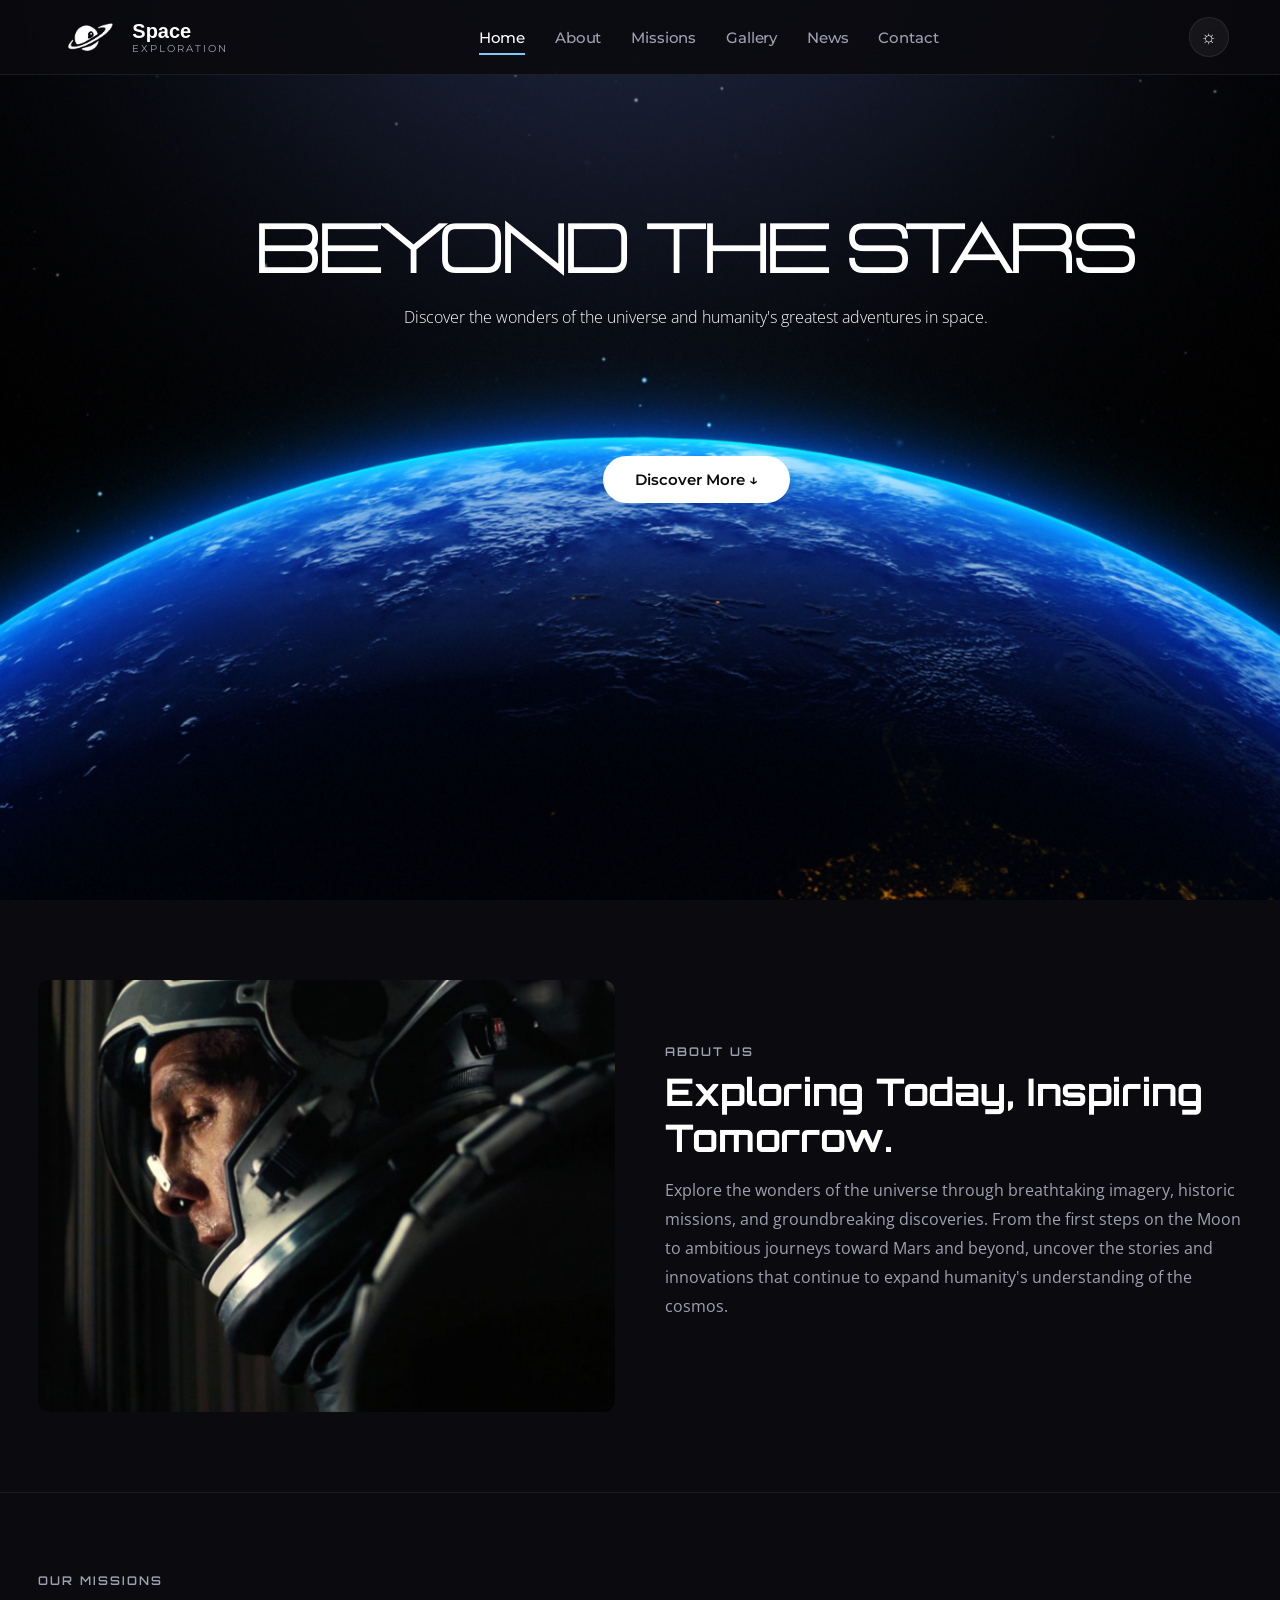
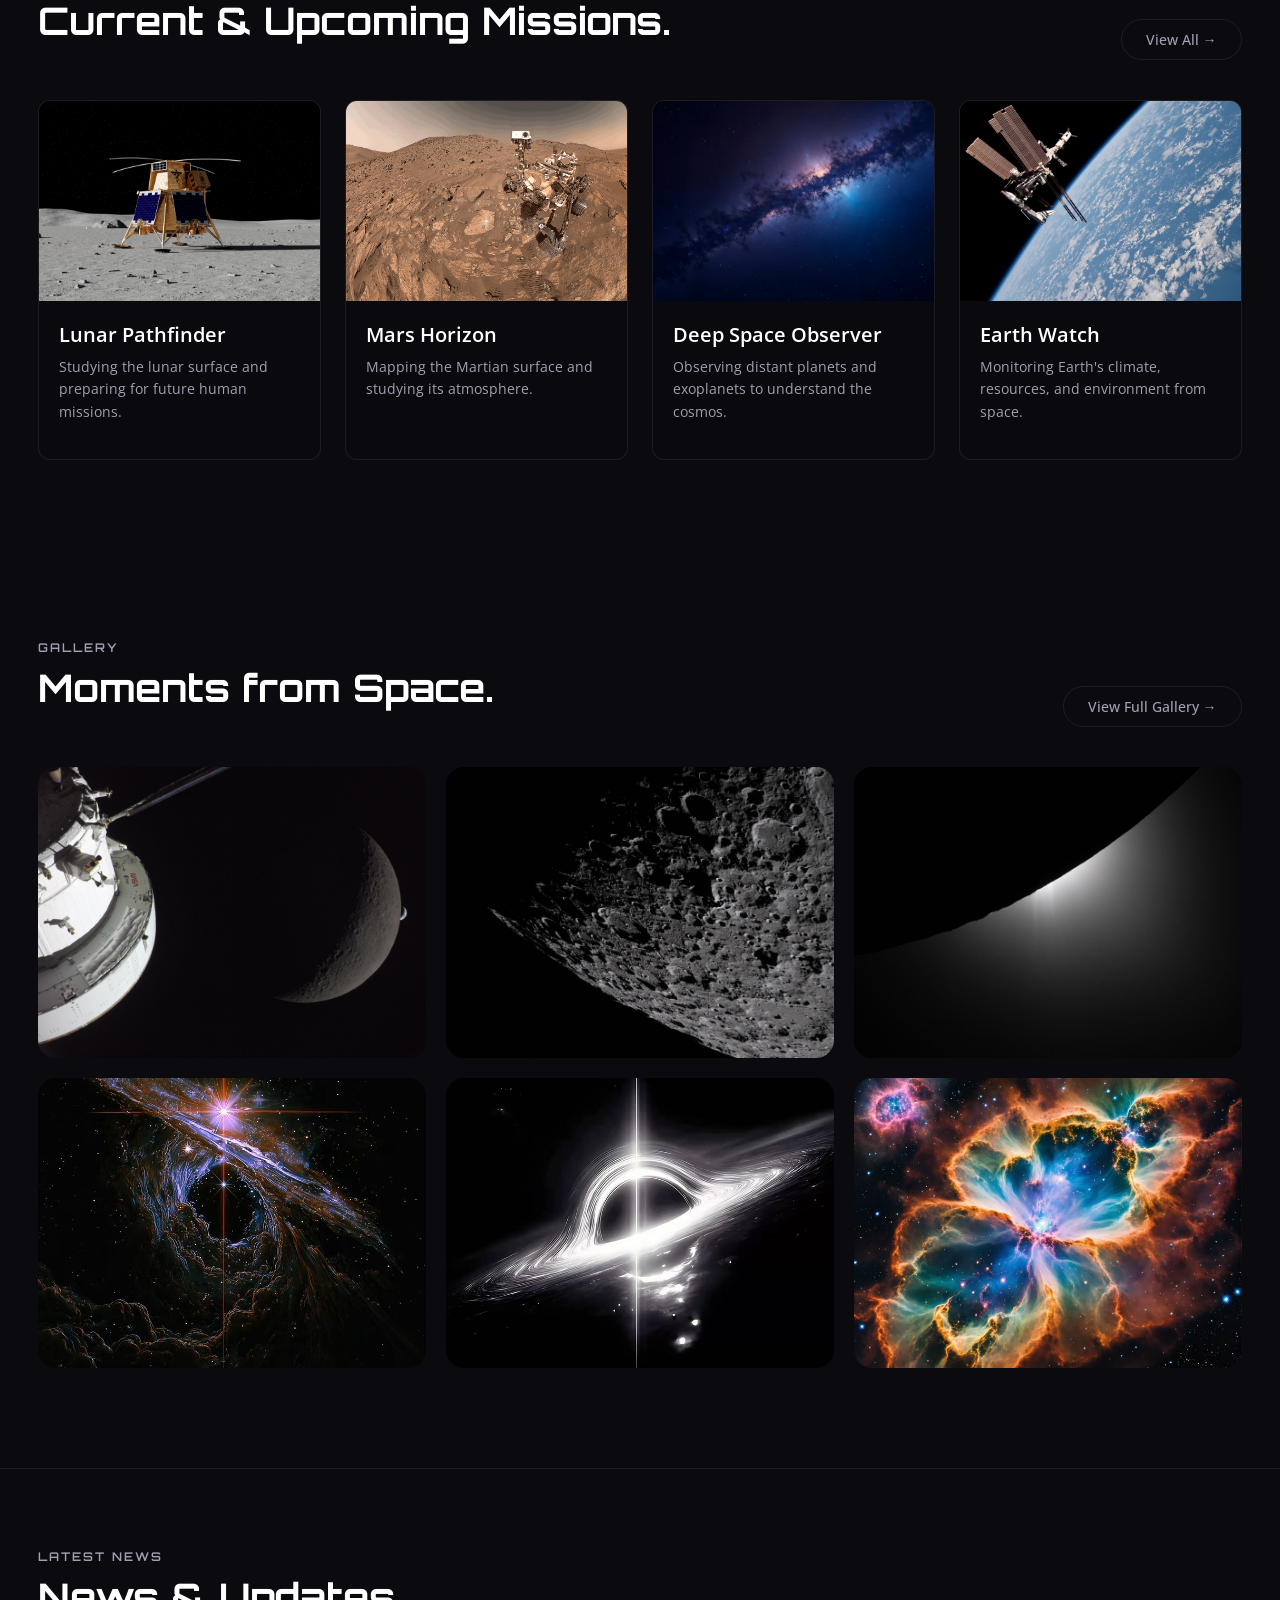
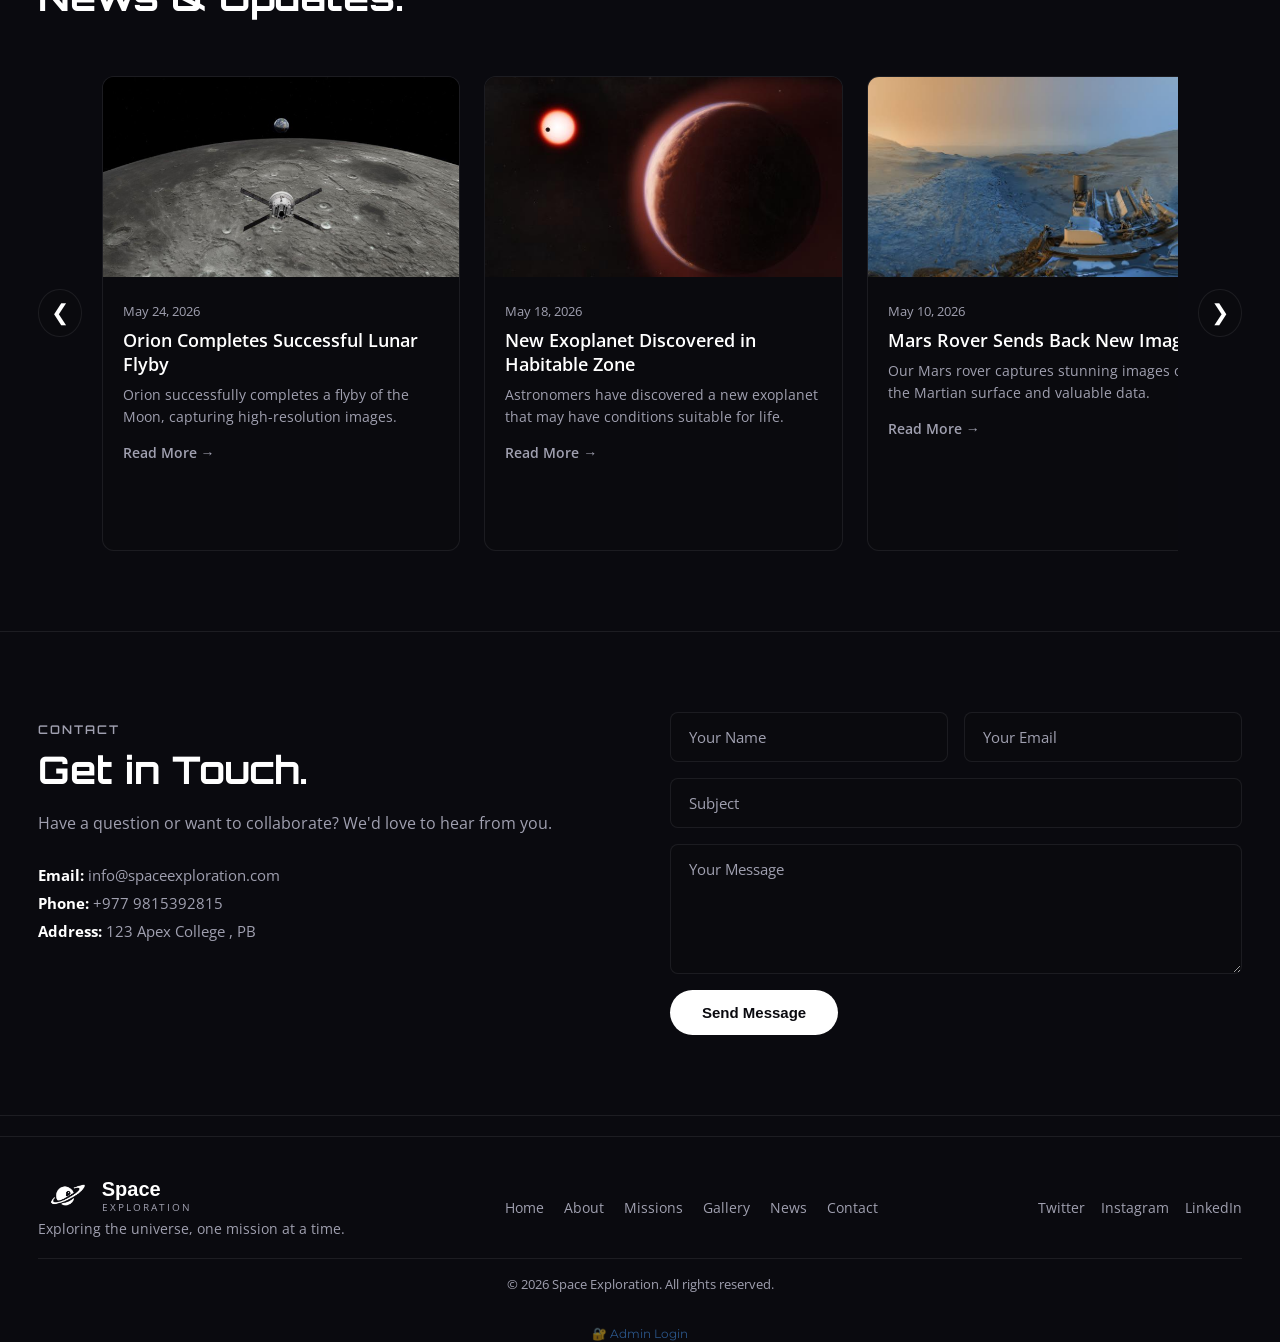
<file: index.html>
<!DOCTYPE html>
<html lang="en" data-theme="dark">

<head>
    <meta charset="UTF-8">
    <meta name="viewport" content="width=device-width, initial-scale=1.0">
    <title>Space Exploration</title>
    <link rel="stylesheet" href="Style/style.css">

    <!-- font family  -->
    <!-- monsserat fonts -->
    <link rel="preconnect" href="https://fonts.googleapis.com">
    <link rel="preconnect" href="https://fonts.gstatic.com" crossorigin>
    <link
        href="https://fonts.googleapis.com/css2?family=Boldonse&family=Cinzel:wght@400..900&family=Cormorant+Garamond:ital,wght@0,300..700;1,300..700&family=Montserrat:ital,wght@0,100..900;1,100..900&family=Open+Sans:ital,wght@0,300..800;1,300..800&family=Orbitron:wght@400..900&family=Roboto+Condensed:ital,wght@0,100..900;1,100..900&display=swap"
        rel="stylesheet">

</head>

<body>


    <header class="navbar">
        <div class="nav-container">

            <!-- Logo -->
            <div class="logo">
                <img src="ASSETS/IMAGES/logo.png" height="40" alt="Logo">
                <div class="logo-text">
                    <span class="logo-main">Space</span>
                    <span class="logo-sub">Exploration</span>
                </div>
            </div>

            <!-- Navigation Links -->
            <nav class="nav-menu" id="navMenu">
                <ul class="nav-links">
                    <li><a href="#home" class="active">Home</a></li>
                    <li><a href="#about">About</a></li>
                    <li><a href="#missions">Missions</a></li>
                    <li><a href="#gallery">Gallery</a></li>
                    <li><a href="#news">News</a></li>
                    <li><a href="#contact">Contact</a></li>
                </ul>
            </nav>


            <div class="nav-actions">
                <button id="themeToggle" class="theme-btn">☼</button>
                <button id="mobileToggle" class="hamburger">
                    <span></span>
                    <span></span>
                    <span></span>
                </button>
            </div>

        </div>
    </header>

    <!-- HERO SECTION -->
    <section id="home" class="hero">

        <div class="hero-background">

            <img src="ASSETS/IMAGES/background.png" alt="">
        </div>
        <div class="hero-container">
            <div class="hero-content-right">
                <h1 class="hero-title">Beyond the Stars</h1>
                <p class="hero-subtitle">Discover the wonders of the universe and humanity's greatest adventures in
                    space.</p>

            </div>
            <a href="#missions" class="btn-primaryherobtn">
                Discover More ↓
            </a>

        </div>
    </section>


    <!-- ABOUT SECTION -->
    <section id="about" class="section about">
        <div class="container">
            <div class="about-grid">
                <div class="about-image-wrapper">
                    <img src="ASSETS/IMAGES/astraunaut.jpg" alt="Astronaut" class="about-img" />
                </div>
                <div class="about-content">
                    <span class="section-label">About Us</span>
                    <h2 class="section-title">Exploring Today, Inspiring Tomorrow.</h2>
                    <p class="section-desc">
                        Explore the wonders of the universe through breathtaking imagery, historic missions, and
                        groundbreaking discoveries. From the first steps on the Moon to ambitious journeys toward Mars
                        and beyond, uncover the stories and innovations that continue to expand humanity's understanding
                        of the cosmos.
                    </p>

                </div>
            </div>
        </div>
    </section>

    <!--  MISSIONS SECTION  -->
    <section id="missions" class="section missions">
        <div class="container">
            <div class="section-header">
                <div>
                    <span class="section-label">Our Missions</span>
                    <h2 class="section-title">Current &amp; Upcoming Missions.</h2>
                </div>
                <a href="misson.html" class="btn-outline">
                    View All →
                </a>
            </div>
            <div class="missions-grid">
                <!-- Mission Card 1 -->
                <div class="mission-card">
                    <div class="card-image">
                        <img src="ASSETS/IMAGES/MISSONS/image-84-1024x576.png.webp" alt="Lunar Pathfinder" />
                    </div>
                    <div class="card-body">
                        <h3 class="card-title">Lunar Pathfinder</h3>
                        <p class="card-desc">Studying the lunar surface and preparing for future human missions.</p>

                    </div>
                </div>

                <!-- Mission Card 2 -->
                <div class="mission-card">
                    <div class="card-image">
                        <img src="ASSETS/IMAGES/MISSONS/mars.webp" alt="Mars Horizon" />
                    </div>
                    <div class="card-body">
                        <h3 class="card-title">Mars Horizon</h3>
                        <p class="card-desc">Mapping the Martian surface and studying its atmosphere.</p>

                    </div>
                </div>

                <!-- Mission Card 3 -->
                <div class="mission-card">
                    <div class="card-image">
                        <img src="ASSETS/IMAGES/MISSONS/deepspace.avif" alt="Deep Space Observer" />
                    </div>
                    <div class="card-body">
                        <h3 class="card-title">Deep Space Observer</h3>
                        <p class="card-desc">Observing distant planets and exoplanets to understand the cosmos.</p>

                    </div>
                </div>

                <!-- Mission Card 4 -->
                <div class="mission-card">
                    <div class="card-image">
                        <img src="ASSETS/IMAGES/MISSONS/earthwatc.jpg" alt="Earth Watch" />
                    </div>
                    <div class="card-body">
                        <h3 class="card-title">Earth Watch</h3>
                        <p class="card-desc">Monitoring Earth's climate, resources, and environment from space.</p>

                    </div>
                </div>
            </div>
        </div>
    </section>

    <!--  GALLERY SECTION-->
    <section id="gallery" class="section gallery">
        <div class="container">
            <div class="section-header">
                <div>
                    <span class="section-label">Gallery</span>
                    <h2 class="section-title">Moments from Space.</h2>
                </div>
                <a href="gallery.html" class="btn-outline">
                    View Full Gallery →
                </a>
            </div>
            <div class="gallery-grid">
                <div class="gallery-item">
                    <img src="ASSETS/IMAGES/GALLERY/gallery1" alt="Galaxy" />
                </div>
                <div class="gallery-item gallery-item-large">
                    <img src="ASSETS/IMAGES/GALLERY/gallery2.jpg" alt="Nebula" />
                </div>
                <div class="gallery-item">
                    <img src="ASSETS/IMAGES/GALLERY/gallery3.jpg" alt="Earth Horizon" />
                </div>
                <div class="gallery-item gallery-item-large">
                    <img src="ASSETS/IMAGES/GALLERY/gallery4.jpg" alt="Astronaut Spacewalk" />
                </div>
                <div class="gallery-item">
                    <img src="ASSETS/IMAGES/GALLERY/gallery5.jpg" alt="Jupiter" />
                </div>
                <div class="gallery-item">
                    <img src="ASSETS/IMAGES/GALLERY/gallery6.jpg" alt="Jupiter" />
                </div>

            </div>
        </div>
    </section>

    <!-- NEWS SECTION-->
 <section id="news" class="section news">
    <div class="container">
        <div class="section-header">
            <div>
                <span class="section-label">Latest News</span>
                <h2 class="section-title">News &amp; Updates.</h2>
            </div>
        </div>

        <div class="news-slider">

            <button id="prevBtn" class="slider-btn">❮</button>

            <div class="news-wrapper">
                <div class="news-grid">

                    <!-- News Card 1 -->
                    <div class="news-card">
                        <img src="ASSETS/IMAGES/NEWS/NEWS1" alt="Orion Launch" class="news-img" />
                        <div class="news-body">
                            <span class="news-date">May 24, 2026</span>
                            <h3 class="news-title">Orion Completes Successful Lunar Flyby</h3>
                            <p class="news-desc">
                                Orion successfully completes a flyby of the Moon, capturing high-resolution images.
                            </p>
                            <a href="https://www.extremetech.com/extreme/341055-nasa-orion-successfully-completes-lunar-flyby"
                                class="read-more" target="_blank">Read More →</a>
                        </div>
                    </div>

                    <!-- News Card 2 -->
                    <div class="news-card">
                        <img src="ASSETS/IMAGES/NEWS/NEWS2.jpg" alt="Exoplanet" class="news-img" />
                        <div class="news-body">
                            <span class="news-date">May 18, 2026</span>
                            <h3 class="news-title">New Exoplanet Discovered in Habitable Zone</h3>
                            <p class="news-desc">
                                Astronomers have discovered a new exoplanet that may have conditions suitable for life.
                            </p>
                            <a href="https://www.cfa.harvard.edu/news/first-atmosphere-detected-habitable-zone-rocky-world"
                                target="_blank" class="read-more">Read More →</a>
                        </div>
                    </div>

                    <!-- News Card 3 -->
                    <div class="news-card">
                        <img src="ASSETS/IMAGES/NEWS/news3.jpeg" alt="Mars Rover" class="news-img" />
                        <div class="news-body">
                            <span class="news-date">May 10, 2026</span>
                            <h3 class="news-title">Mars Rover Sends Back New Images</h3>
                            <p class="news-desc">
                                Our Mars rover captures stunning images of the Martian surface and valuable data.
                            </p>
                            <a href="https://mars.nasa.gov/mars2020/multimedia/raw-images/"
                                class="read-more" target="_blank">Read More →</a>
                        </div>
                    </div>

                    <!-- News Card 4 -->
                    <div class="news-card">
                        <img src="ASSETS/IMAGES/NEWS/news4" alt="Roman Space Telescope" class="news-img" />
                        <div class="news-body">
                            <span class="news-date">July 30, 2026</span>
                            <h3 class="news-title">NASA's Roman Space Telescope Ready for Launch</h3>
                            <p class="news-desc">
                                NASA's Nancy Grace Roman Space Telescope has completed final preparations and is scheduled
                                to launch soon, promising groundbreaking discoveries about dark matter, dark energy, and
                                distant exoplanets.
                            </p>
                            <a href="https://www.space.com/astronomy/its-going-to-do-things-that-currently-are-impossible-the-roman-space-telescope-nasas-next-great-observatory-is-ready-to-launch-aug-30"
                                class="read-more" target="_blank">Read More →</a>
                        </div>
                    </div>

                    <!-- News Card 5 -->
                    <div class="news-card">
                        <img src="ASSETS/IMAGES/NEWS/news5.webp" alt="Artemis III" class="news-img" />
                        <div class="news-body">
                            <span class="news-date">July 15, 2026</span>
                            <h3 class="news-title">NASA Advances Artemis III Moon Mission</h3>
                            <p class="news-desc">
                                NASA has announced major progress on the Artemis III mission, including successful lunar
                                lander testing that will support humanity's return to the Moon in preparation for future
                                Mars exploration.
                            </p>
                            <a href="https://www.nasa.gov/artemis-iii-news-and-updates/"
                                class="read-more" target="_blank">Read More →</a>
                        </div>
                    </div>

                </div>
            </div>

            <button id="nextBtn" class="slider-btn">❯</button>

        </div>
    </div>
</section>

    <!-- CONTACT SECTION  -->
    <section id="contact" class="section contact">
        <div class="container">
            <div class="contact-grid">
                <div class="contact-info">
                    <span class="section-label">Contact</span>
                    <h2 class="section-title">Get in Touch.</h2>
                    <p class="section-desc">Have a question or want to collaborate? We'd love to hear from you.</p>
                    <div class="contact-details">
                        <p><strong>Email:</strong> info@spaceexploration.com</p>
                        <p><strong>Phone:</strong> +977 9815392815</p>
                        <p><strong>Address:</strong> 123 Apex College , PB</p>
                    </div>
                </div>
                <form class="contact-form" id="contactForm">
                    <div class="form-row">
                        <input type="text" id="name" placeholder="Your Name" required />
                        <input type="email" id="email" placeholder="Your Email" required />
                    </div>
                    <input type="text" id="subject" placeholder="Subject" required />
                    <textarea id="message" rows="5" placeholder="Your Message"></textarea>
                    <button type="submit" class="btn-primary">Send Message</button>
                </form>
            </div>
        </div>
    </section>

    <!-- FOOTER -->
    <footer class="footer">
        <div class="container">
            <div class="footer-simple">
                <!-- Brand -->
                <div class="footer-brand">
                    <div class="logo">
                        <img src="ASSETS/IMAGES/logo.png" height="30" alt="Logo">
                        <div class="logo-text">
                            <span class="logo-main">Space</span>
                            <span class="logo-sub">Exploration</span>
                        </div>
                    </div>
                    <p class="footer-desc">Exploring the universe, one mission at a time.</p>
                </div>

                <!-- Quick Links -->
                <div class="footer-links">
                    <a href="#home">Home</a>
                    <a href="#about">About</a>
                    <a href="#missions">Missions</a>
                    <a href="#gallery">Gallery</a>
                    <a href="#news">News</a>
                    <a href="#contact">Contact</a>
                </div>

                <!-- Social -->
                <div class="footer-social">
                    <a href="#">Twitter</a>
                    <a href="#">Instagram</a>
                    <a href="#">LinkedIn</a>
                </div>
            </div>

            <!-- Bottom bar -->
            <div class="footer-bottom">
                <p>&copy; 2026 Space Exploration. All rights reserved.</p>
            </div>
        </div>
    </footer>
    <!-- Adding this to footer so it is comfortable -->
    <div style="text-align: center; margin-top: 10px;">
        <a href="admin.html" style="color: #4a9eff; text-decoration: none; font-size: 12px; opacity: 0.5;">
            🔐 Admin Login
        </a>
    </div>
    <script src="JS/script.js"></script>
</body>

</html>
</file>
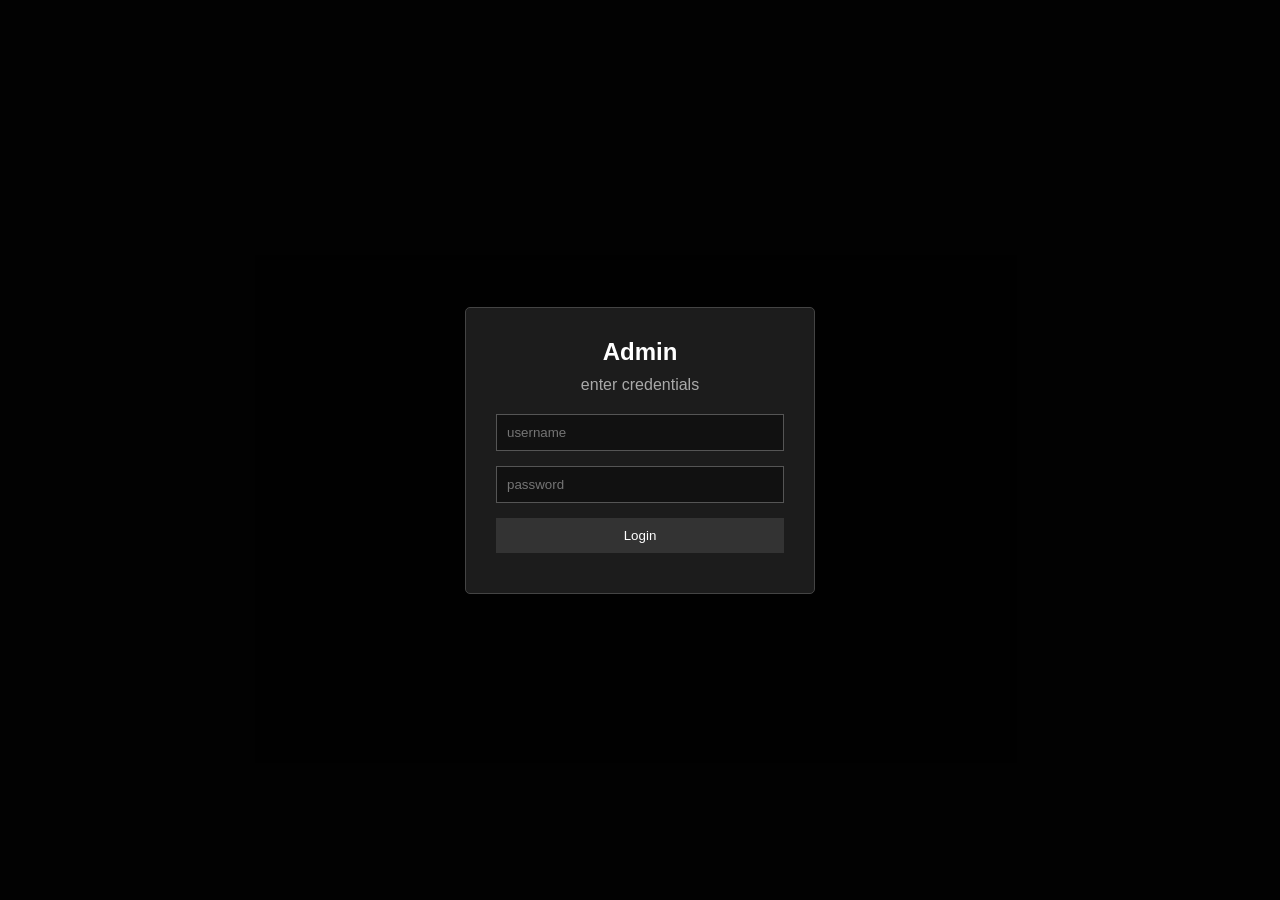
<file: admin.html>
<!DOCTYPE html>
<html lang="en" data-theme="dark">
<head>
    <meta charset="UTF-8">
    <meta name="viewport" content="width=device-width, initial-scale=1.0">
    <title>Admin Dashboard - Space Exploration</title>
    <link rel="stylesheet" href="Style/style.css">
    <link rel="stylesheet" href="Style/admin.css">
    <style>
       
    </style>
</head>
<body>
    <!-- LOGIN OVERLAY -->
    <div class="login-overlay" id="loginOverlay">
        <div class="login-box">
            <h2>Admin</h2>
            <p>enter credentials</p>
            <input type="text" id="adminUsername" placeholder="username" >
            <input type="password" id="adminPassword" placeholder="password"  >
            <button onclick="loginAdmin()">Login</button>
            <!-- button click vaye paxi validations .so we will check that in js -->
            <div class="login-error" id="loginError"></div>
        </div>
    </div>

    <!-- MAIN ADMIN DASHBOARD -->
    <div id="adminDashboard" style="display: none;">
        <div class="admin-container">
            <!-- Header -->
            <div class="admin-header">
                <div class="admin-title">
                    <img src="ASSETS/IMAGES/logo.png" height="32" alt="Logo">
                    <div>
                        <h1>Submissions</h1>
                        <span>form data</span>
                    </div>
                </div>
                <button onclick="logoutAdmin()" class="btn-logout">Logout</button>
                <!-- logoutadmin ko fucntion haldine js ma so idea for that.REMINDER -->
            </div>

            <!-- Controls -->
            <div class="admin-controls">
               
                <button onclick="refreshSubmissions()" class="btn-refresh">Refresh</button>
                <button onclick="clearAllSubmissions()" class="btn-clear">Clear All</button>
            </div>

            <!-- Submissions List -->
            <div id="submissionsContainer">
                <div class="submissions-grid" id="submissionsList">
                    <!-- js ma aauxa data js bata -->
                </div>
            </div>
        </div>
    </div>
<script src="JS/admin.js">
    
</script>
</body>
</html>
</file>
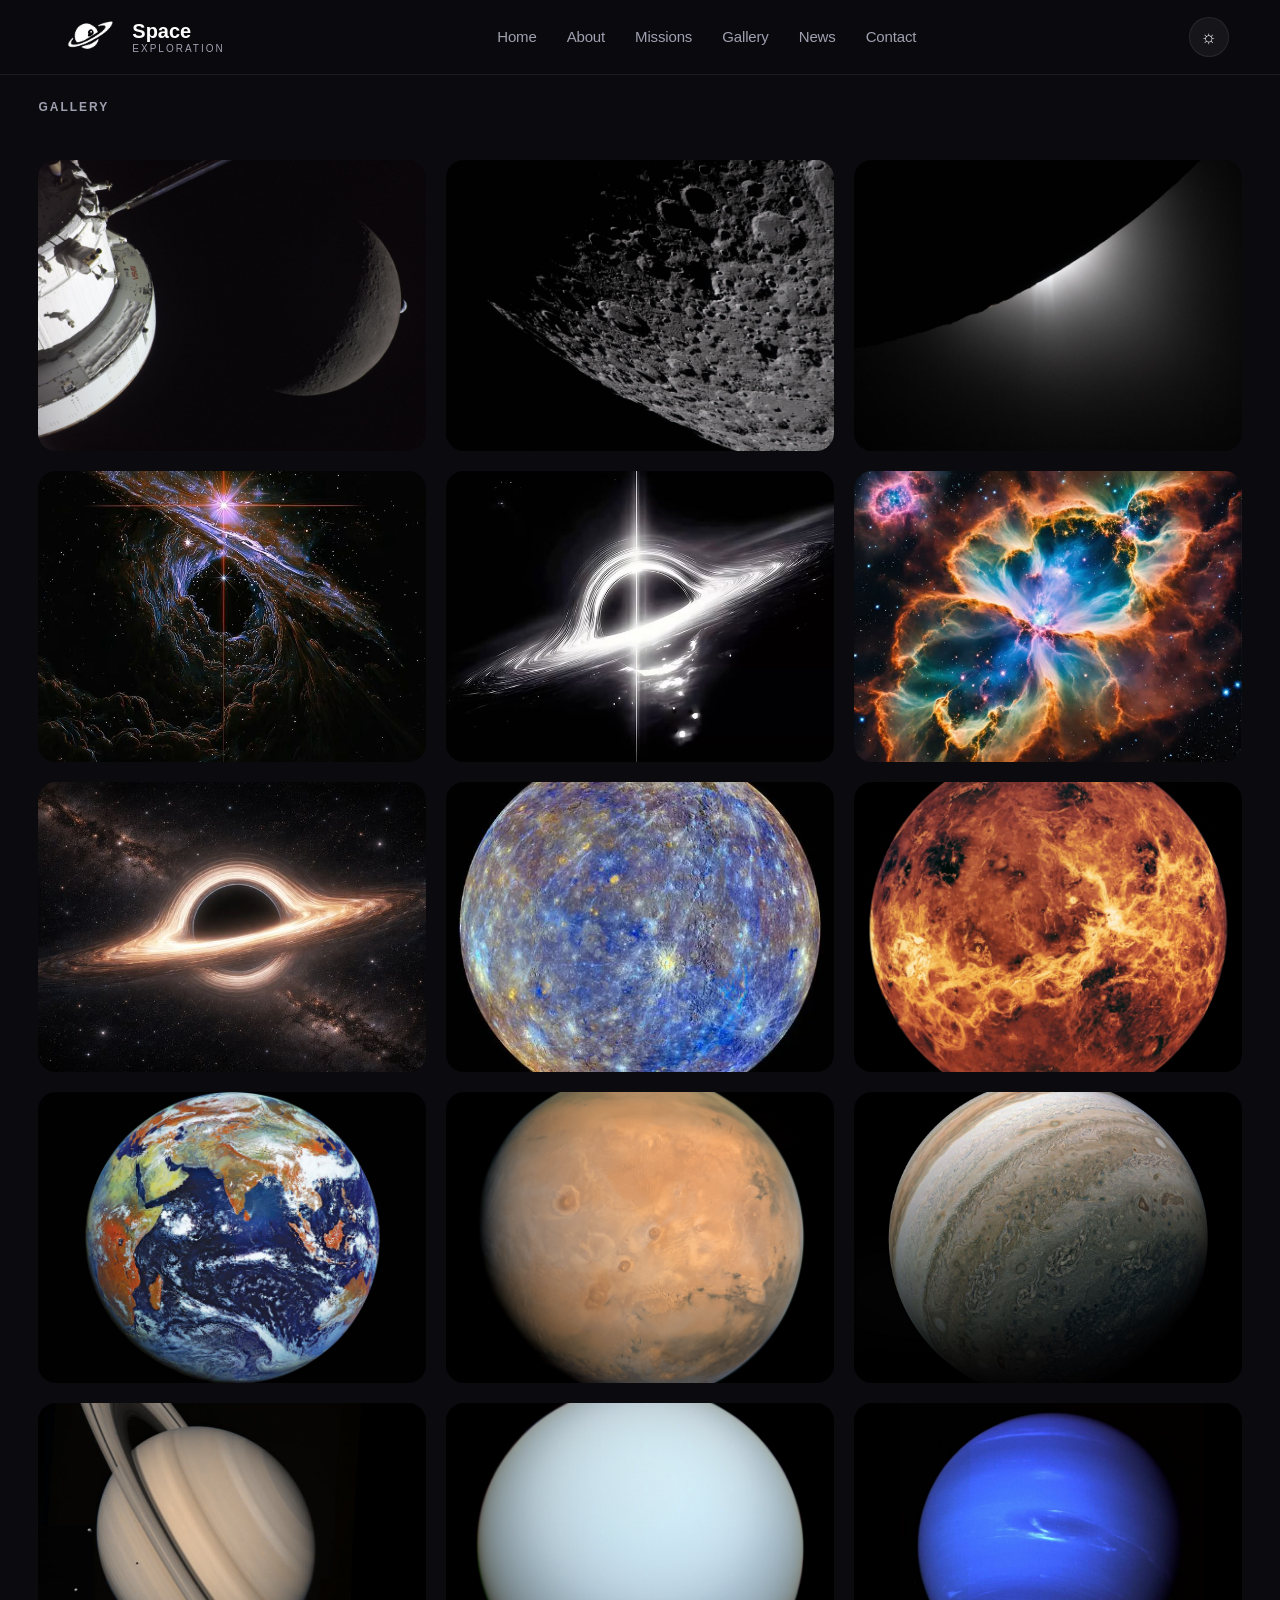
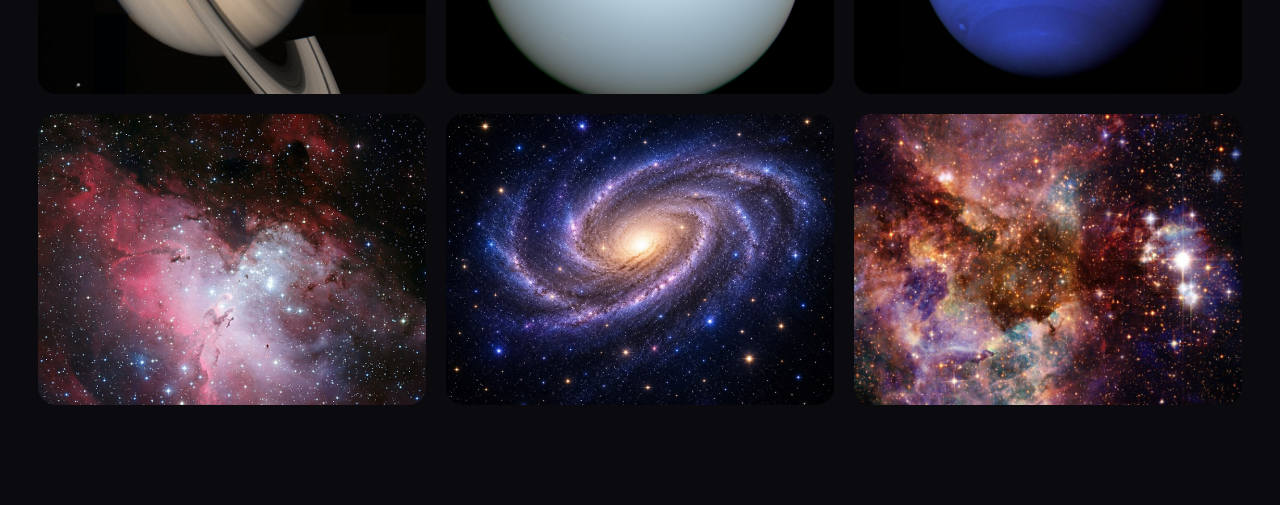
<file: gallery.html>
<!DOCTYPE html>
<html lang="en" data-theme="dark">

<head>
    <meta charset="UTF-8">
    <meta name="viewport" content="width=device-width, initial-scale=1.0">
    <title>Gallery - Space Exploration</title>
    <link rel="stylesheet" href="Style/style.css">
</head>

<body>

    <header class="navbar">
        <div class="nav-container">
            <div class="logo">
                <a href="index.html"><img src="ASSETS/IMAGES/logo.png" height="40" alt="Logo"></a>
                <div class="logo-text">
                    <span class="logo-main">Space</span>
                    <span class="logo-sub">Exploration</span>
                </div>
            </div>
            <nav class="nav-menu" id="navMenu">
                <ul class="nav-links">
                    <li><a href="index.html">Home</a></li>
                    <li><a href="index.html#about">About</a></li>
                    <li><a href="mission.html">Missions</a></li>
                    <li><a href="gallery.html" class="active">Gallery</a></li>
                    <li><a href="index.html#news">News</a></li>
                    <li><a href="index.html#contact">Contact</a></li>
                </ul>
            </nav>
            <div class="nav-actions">
                <button id="themeToggle" class="theme-btn">☼</button>
                <button id="mobileToggle" class="hamburger">
                    <span></span>
                    <span></span>
                    <span></span>
                </button>
            </div>
        </div>

    </header>
    <section class="gallery">
        <div class="container">
 <div class="page-header">
                <span class="section-label">Gallery</span>
               
            </div><br><br>
            <div class="gallery-grid">

                <div class="gallery-item">
                    <img src="ASSETS/IMAGES/GALLERY/gallery1" alt="">
                </div>

                <div class="gallery-item">
                    <img src="ASSETS/IMAGES/GALLERY/gallery2.jpg" alt="">
                </div>

                <div class="gallery-item">
                    <img src="ASSETS/IMAGES/GALLERY/gallery3.jpg" alt="">
                </div>

                <div class="gallery-item">
                    <img src="ASSETS/IMAGES/GALLERY/gallery4.jpg" alt="">
                </div>
                <div class="gallery-item">
                    <img src="ASSETS/IMAGES/GALLERY/gallery5.jpg" alt="">
                </div>

                <div class="gallery-item">
                    <img src="ASSETS/IMAGES/GALLERY/gallery6.jpg" alt="">
                </div>

                <div class="gallery-item">
                    <img src="ASSETS/IMAGES/GALLERY/gallery7.jpg" alt="">
                </div>

                <div class="gallery-item">
                    <img src="ASSETS/IMAGES/GALLERY/gallery8" alt="">
                </div>

                <div class="gallery-item">
                    <img src="ASSETS/IMAGES/GALLERY/gallery9.jpg" alt="">
                </div>

                <div class="gallery-item">
                    <img src="ASSETS/IMAGES/GALLERY/gallery10.jpg" alt="">
                </div>

                <div class="gallery-item">
                    <img src="ASSETS/IMAGES/GALLERY/gallery11.png" alt="">
                </div>

                <div class="gallery-item">
                    <img src="ASSETS/IMAGES/GALLERY/gallery12.jpeg" alt="">
                </div>

                <div class="gallery-item">
                    <img src="ASSETS/IMAGES/GALLERY/gallery13.jpg" alt="">
                </div>

                <div class="gallery-item">
                    <img src="ASSETS/IMAGES/GALLERY/gallery14.png" alt="">
                </div>

                <div class="gallery-item">
                    <img src="ASSETS/IMAGES/GALLERY/gallery15" alt="">
                </div>

                <div class="gallery-item">
                    <img src="ASSETS/IMAGES/GALLERY/gallery16.jpg" alt="">
                </div>
                <div class="gallery-item">
                    <img src="ASSETS/IMAGES/GALLERY/gallery17.jpg" alt="">
                </div>
                <div class="gallery-item">
                    <img src="ASSETS/IMAGES/GALLERY/gallery18.jpg" alt="">
                </div>







            </div>

        </div>
    </section>


    <script src="JS/script.js"></script>
</body>

</html>
</file>
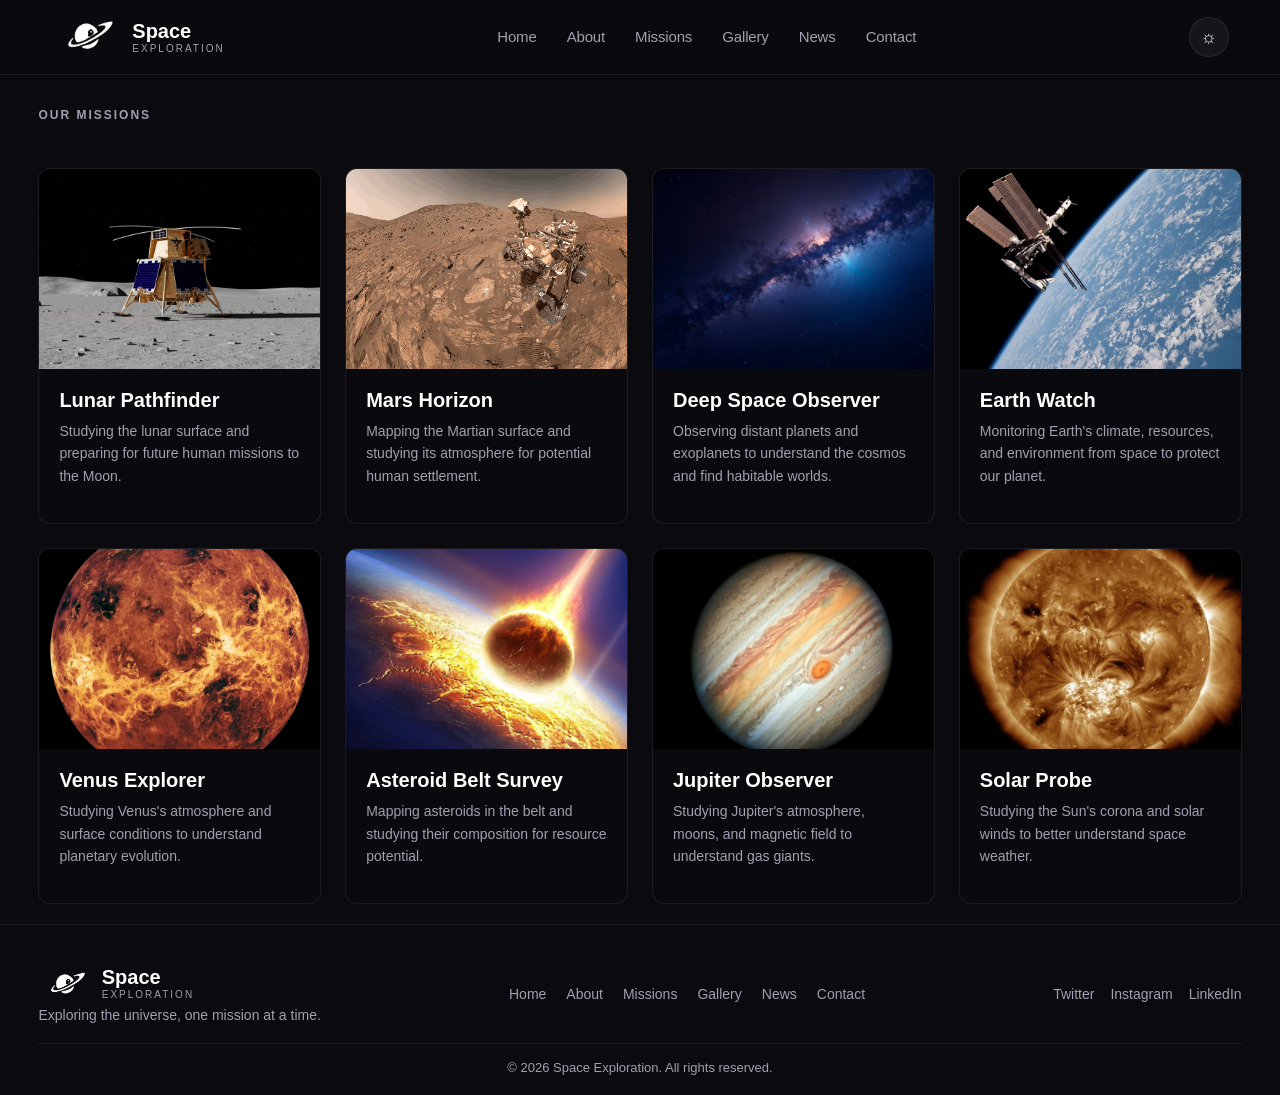
<file: misson.html>
<!DOCTYPE html>
<html lang="en" data-theme="dark">
<head>
    <meta charset="UTF-8">
    <meta name="viewport" content="width=device-width, initial-scale=1.0">
    <title>Missions - Space Exploration</title>
    <link rel="stylesheet" href="Style/style.css">
  
</head>
<body>

    <!--  NAVBAR -->
    <header class="navbar">
        <div class="nav-container">
            
            <!-- Logo -->
            <div class="logo">
               <a href="index.html"><img src="ASSETS/IMAGES/logo.png" height="40" alt="Logo"></a>
                <div class="logo-text">
                    <span class="logo-main">Space</span>
                    <span class="logo-sub">Exploration</span>
                </div>
            </div>

            <!-- Navigation Links -->
            <nav class="nav-menu" id="navMenu">
                <ul class="nav-links">
                    <li><a href="index.html">Home</a></li>
                    <li><a href="index.html#about">About</a></li>
                    <li><a href="mission.html" class="active">Missions</a></li>
                    <li><a href="gallery.html">Gallery</a></li>
                    <li><a href="index.html#news">News</a></li>
                    <li><a href="index.html#contact">Contact</a></li>
                </ul>
            </nav>

            <!-- Actions -->
            <div class="nav-actions">
                <button id="themeToggle" class="theme-btn">☼</button>
                <button id="mobileToggle" class="hamburger">
                    <span></span>
                    <span></span>
                    <span></span>
                </button>
            </div>

        </div>
    </header>
<br><br><br><br><br><br>
    <!-- MAIN CONTENT -->
    <main class="page-main">
        <div class="container">
            <!-- Page Header -->
            <div class="page-header">
                <span class="section-label">Our Missions</span>
               
            </div><br><br>

            <!-- Missions Grid -->
            <div class="missions-grid">
                <!-- Mission 1 -->
                <div class="mission-card">
                    <div class="card-image">
                        <img src="ASSETS/IMAGES/MISSONS/image-84-1024x576.png.webp" alt="Lunar Pathfinder" />
                    </div>
                    <div class="card-body">
                        <h3 class="card-title">Lunar Pathfinder</h3>
                        <p class="card-desc">Studying the lunar surface and preparing for future human missions to the Moon.</p>
                        
                    </div>
                </div>

                <!-- Mission 2 -->
                <div class="mission-card">
                    <div class="card-image">
                        <img src="ASSETS/IMAGES/MISSONS/mars.webp" alt="Mars Horizon" />
                    </div>
                    <div class="card-body">
                        <h3 class="card-title">Mars Horizon</h3>
                        <p class="card-desc">Mapping the Martian surface and studying its atmosphere for potential human settlement.</p>
                        
                    </div>
                </div>

                <!-- Mission 3 -->
                <div class="mission-card">
                    <div class="card-image">
                        <img src="ASSETS/IMAGES/MISSONS/deepspace.avif" alt="Deep Space Observer" />
                    </div>
                    <div class="card-body">
                        <h3 class="card-title">Deep Space Observer</h3>
                        <p class="card-desc">Observing distant planets and exoplanets to understand the cosmos and find habitable worlds.</p>
                        
                    </div>
                </div>

                <!-- Mission 4 -->
                <div class="mission-card">
                    <div class="card-image">
                        <img src="ASSETS/IMAGES/MISSONS/earthwatc.jpg" alt="Earth Watch" />
                    </div>
                    <div class="card-body">
                        <h3 class="card-title">Earth Watch</h3>
                        <p class="card-desc">Monitoring Earth's climate, resources, and environment from space to protect our planet.</p>
                       
                    </div>
                </div>

                <!-- Mission 5 -->
                <div class="mission-card">
                    <div class="card-image">
                        <img src="ASSETS/IMAGES/MISSONS/venus.webp" alt="Venus Explorer" />
                    </div>
                    <div class="card-body">
                        <h3 class="card-title">Venus Explorer</h3>
                        <p class="card-desc">Studying Venus's atmosphere and surface conditions to understand planetary evolution.</p>
                        
                    </div>
                </div>

                <!-- Mission 6 -->
                <div class="mission-card">
                    <div class="card-image">
                        <img src="ASSETS/IMAGES/MISSONS/asteriods.jpg" alt="Asteroid Belt Survey" />
                    </div>
                    <div class="card-body">
                        <h3 class="card-title">Asteroid Belt Survey</h3>
                        <p class="card-desc">Mapping asteroids in the belt and studying their composition for resource potential.</p>
                        
                    </div>
                </div>

                <!-- Mission 7 -->
                <div class="mission-card">
                    <div class="card-image">
                        <img src="ASSETS/IMAGES/MISSONS/jupiter.png" alt="Jupiter Observer" />
                    </div>
                    <div class="card-body">
                        <h3 class="card-title">Jupiter Observer</h3>
                        <p class="card-desc">Studying Jupiter's atmosphere, moons, and magnetic field to understand gas giants.</p>
                        
                    </div>
                </div>

                <!-- Mission 8 -->
                <div class="mission-card">
                    <div class="card-image">
                        <img src="ASSETS/IMAGES/MISSONS/corona2.en.jpg" alt="Solar Probe" />
                    </div>
                    <div class="card-body">
                        <h3 class="card-title">Solar Probe</h3>
                        <p class="card-desc">Studying the Sun's corona and solar winds to better understand space weather.</p>
                        
                    </div>
                </div>
            </div>
        </div>
    </main>

   
    <footer class="footer">
        <div class="container">
            <div class="footer-simple">
                <!-- Brand -->
                <div class="footer-brand">
                    <div class="logo">
                        <img src="ASSETS/IMAGES/logo.png" height="30" alt="Logo">
                        <div class="logo-text">
                            <span class="logo-main">Space</span>
                            <span class="logo-sub">Exploration</span>
                        </div>
                    </div>
                    <p class="footer-desc">Exploring the universe, one mission at a time.</p>
                </div>

                <!-- Quick Links -->
                <div class="footer-links">
                    <a href="index.html">Home</a>
                    <a href="index.html#about">About</a>
                    <a href="mission.html">Missions</a>
                    <a href="gallery.html">Gallery</a>
                    <a href="index.html#news">News</a>
                    <a href="index.html#contact">Contact</a>
                </div>

                <!-- Social -->
                <div class="footer-social">
                    <a href="#">Twitter</a>
                    <a href="#">Instagram</a>
                    <a href="#">LinkedIn</a>
                </div>
            </div>

            <!-- Bottom bar -->
            <div class="footer-bottom">
                <p>&copy; 2026 Space Exploration. All rights reserved.</p>
            </div>
        </div>
    </footer>

    <!-- SCRIPTS -->
    <script src="JS/script.js"></script>
</body>
</html>
</file>
<file: Style/style.css>
/* custom fonts */

/* lastica */
@font-face {
    font-family: 'latiska';
    src: url('../ASSETS/FONTS/FontsFree-Net-Lastica.ttf');
    font-weight: normal;
    font-style: normal;
}
/* monument font */
@font-face {
    font-family: 'monument';
    src: url('../ASSETS/FONTS/MonumentExtended-Regular.otf');
    font-weight: 100;
    font-style: normal;
}



* {
    margin: 0;
    padding: 0;
    box-sizing: border-box;
}


/* variables */
:root {
    --bg-color: #0a0a0f;
    --bg-nav: rgba(10, 10, 15, 0.9);
    --text-color: #ffffff;
    --text-muted: #a0a0b0;
    --border: rgba(255, 255, 255, 0.08);
    --accent: #7EC8FF;
    --hover: rgba(255, 255, 255, 0.05);
}

body {
     font-family: "Montserrat", sans-serif;
  font-optical-sizing: auto;
    background: var(--bg-color);
    color: var(--text-color);
    transition: background 0.3s, color 0.3s;
}

html {
    scroll-behavior: smooth;
}

html[data-theme="light"] {
    --bg-color: #f0f4f8;
    --bg-nav: rgba(238, 241, 243, 0.9);
    --text-color: #1a1a2e;
    --text-muted: #4a4a5a;
    --border: rgba(0, 0, 0, 0.08);
    --accent: #1877c9;
    --hover: rgba(0, 0, 0, 0.05);
}
html[data-theme="light"]{
    .hero-content-right p,h1,.btn-primaryherobtn{
        color: white !important;
    }
    .btn-primaryherobtn{
        color: white !important;
        background-color: black;
    }
}

/* navigation */
.navbar {
    
    position: fixed;
    top: 0;
    left: 0;
    width: 100%;
    height: 75px;
    background: var(--bg-nav);
    backdrop-filter: blur(20px);
    -webkit-backdrop-filter: blur(20px);
    border-bottom: 1px solid var(--border);
    z-index: 1000;
    display: flex;
    align-items: center;
    transition: background 0.3s, border 0.3s;
}

.nav-container {
    width: min(92%, 1200px);
    margin: 0 auto;
    display: flex;
    justify-content: space-between;
    align-items: center;
    height: 100%;
}

.logo {
    display: flex;
    align-items: center;
    gap: 10px;
}

.logo img {
    height: 40px;
}

.logo-text {
    display: flex;
    flex-direction: column;
    line-height: 1.2;
}

.logo-main {
    font-size: 20px;
    font-weight: 700;
    color: var(--text-color);
    font-family: 'Space Grotesk', sans-serif;
}


.logo-sub {
    font-size: 10px;
    font-weight: 400;
    color: var(--text-muted);
    text-transform: uppercase;
    letter-spacing: 2px;
}

.nav-menu ul {
   
  font-style: normal;
    display: flex;
    list-style: none;
    gap: 30px;
}

.nav-menu a {
    color: var(--text-muted);
    text-decoration: none;
    font-size: 14px;
    font-weight: 500;
    padding: 8px 0;
    position: relative;
    transition: color 0.3s;
    font-size: 15px;
letter-spacing: -0.01em;
}

.nav-menu a:hover {
    color: var(--text-color);
}

.nav-menu a.active {
    color: var(--text-color);
}

.nav-menu a.active::after {
    content: '';
    position: absolute;
    bottom: 0;
    left: 0;
    width: 100%;
    height: 2px;
    background: var(--accent);
}

.nav-actions {
    display: flex;
    align-items: center;
    gap: 12px;
}

.theme-btn {
    width: 40px;
    height: 40px;
    border-radius: 50%;
    border: 1px solid var(--border);
    background: var(--hover);
    color: var(--text-color);
    font-size: 18px;
    cursor: pointer;
    
    display: flex;
    align-items: center;
    justify-content: center;
}

.theme-btn:hover {
    background: var(--border);
    transform: scale(1.05);
}

.hamburger {
    display: none;
    flex-direction: column;
    gap: 5px;
    background: transparent;
    border: none;
    cursor: pointer;
    padding: 5px;
}

.hamburger span {
    display: block;
    width: 25px;
    height: 2.5px;
    background: var(--text-color);
    border-radius: 2px;
    transition: all 0.3s;
}

.hamburger.active span:nth-child(1) {
    transform: rotate(45deg) translate(5px, 5px);
}

.hamburger.active span:nth-child(2) {
    opacity: 0;
}

.hamburger.active span:nth-child(3) {
    transform: rotate(-45deg) translate(5px, -5px);
}

/* navigation responsiveness */
@media (max-width: 768px) {
    .hamburger {
        display: flex;
        z-index: 1001;
    }

    .nav-menu {
        position: fixed;
        top: 0;
        left: 0;
        width: 100%;
        height: 100vh;
        background: var(--bg-color);
        display: flex;
        align-items: center;
        justify-content: center;
        transform: translateX(100%);
        transition: transform 0.4s ease;
        z-index: 999;
    }

    .nav-menu.active {
        transform: translateX(0);
    }

    .nav-menu ul {
        flex-direction: column;
        align-items: center;
        gap: 30px;
    }

    .nav-menu a {
        font-size: 24px;
    }

    .nav-menu a.active::after {
        display: none;
    }

    .logo img {
        height: 32px;
    }

    .logo-main {
        font-size: 17px;
    }
}

/* hero */

.hero {
    min-height: 100vh;
    display: flex;
    align-items: center;
    padding-top: 75px;
    position: relative;
    overflow: hidden;
    background: var(--bg-color);
}


.hero-background {
    position: absolute;
    inset: 0;
    z-index: 0;
    height: 100vh;
}

.hero-background img {
    width: 100%;
    height: 100%;
    object-fit: cover;
    object-position: center;
}
.hero-container {
 
    display: flex;
    align-items: center;
    justify-content: space-between;
    position: relative;
    flex-direction: column;
    gap: 8em;
}
.hero-container{
    position: absolute;
    top: 24%;
    left: 20%;

}

.hero-content-right{
    display: flex;
    flex-direction: column;
    gap: 1em;
}
.hero-title{
    font-family: 'latiska', sans-serif;
    font-size: 4em;
    text-align: center;
}
.hero-subtitle{
    text-align: center;
     font-family: "Open Sans", sans-serif;
  font-optical-sizing: auto;
     font-weight: 100 ;
}

.btn-primaryherobtn {
    
    display: inline-block;
    padding: 14px 32px;
    background: var(--text-color);
    color: var(--bg-color);
    border-radius: 100px;
    font-weight: 600;
    text-decoration: none;
    transition: all 0.3s;
    border: none;
    cursor: pointer;
    font-size: 15px;
    
    z-index: 2;
}

.btn-primaryherobtn:hover {
    transform: translateY(-2px);
    opacity: 0.85;
}

/* hero responsiveness */
@media (max-width:992px){

    .hero-container{
        top: 22%;
        left: 12%;
        gap: 6rem;
     

    }

    .hero-title{
        font-size: 3.3rem;
    }

    .hero-subtitle{
        font-size: 1rem;
    }

}

@media (max-width:768px){

    .hero-container{
        top: 18%;
        left: 50%;
        transform: translateX(-50%);
        width: 90%;
        gap: 4rem;
    }

    .hero-title{
        font-size: 2.6rem;
    }

    .hero-subtitle{
        width: 100%;
        font-size: .95rem;
    }

    .btn-primaryherobtn{
        position: static;
    }

}

@media (max-width:480px){

    .hero-container{
        top: 16%;
        width: 94%;
    }

    .hero-title{
        font-size: 2rem;
    }

    .hero-subtitle{
        font-size: .9rem;
    }

    .btn-primaryherobtn{
        width: 100%;
        max-width: 250px;
        
      text-align: center;
    }

}

/* shared section styles */
.section {
    padding: 80px 0;
}

.container {
    font-family: "Open Sans", sans-serif;
    width: min(94%, 1400px);
    margin: 0 auto;

}

.section-label {
     font-family: "Orbitron", sans-serif;
    display: block;
    font-size: 12px;
    letter-spacing: 2px;
    text-transform: uppercase;
    font-weight: 600;
    color: var(--text-muted);
    margin-bottom: 10px;
}

.section-title {
      font-family: "Orbitron", sans-serif;
    font-size: 38px;
    font-weight: 700;
    line-height: 1.2;
    margin-bottom: 16px;
    color: var(--text-color);
}

.section-desc {
    font-size: 16px;
    line-height: 1.8;
    color: var(--text-muted);
    margin-bottom: 28px;
}

.section-header {
    display: flex;
    justify-content: space-between;
    align-items: flex-end;
    margin-bottom: 40px;
    flex-wrap: wrap;
    gap: 20px;
}

.btn-outline {
    display: inline-block;
    padding: 10px 24px;
    border: 1px solid var(--border);
    border-radius: 100px;
    color: var(--text-muted);
    text-decoration: none;
    font-size: 14px;
    font-weight: 500;
    transition: all 0.3s;
}

.btn-outline:hover {
    border-color: var(--text-color);
    color: var(--text-color);
}

/* shared section styles responsiveness */
@media (max-width: 992px) {
    .section-title {
        font-size: 30px;
    }
}

@media (max-width: 768px) {
    .section {
        padding: 60px 0;
    }

    .section-title {
        font-size: 26px;
    }

    .section-desc {
        font-size: 15px;
    }
}

@media (max-width: 576px) {
    .section-title {
        font-size: 22px;
    }

    .section-header {
        flex-direction: column;
        align-items: flex-start;
        margin-bottom: 28px;
    }

    .btn-outline {
        width: 100%;
        text-align: center;
    }
}

/* about */
.about-grid {
    display: grid;
    grid-template-columns: 1fr 1fr;
    gap: 50px;
    align-items: center;
}

.about-image-wrapper {
    width: 100%;
    aspect-ratio: 4/3;
    border-radius: 12px;
    overflow: hidden;
    background: var(--border);
}

.about-img {
    width: 100%;
    height: 100%;
    object-fit: cover;
    transition: transform 0.3s;
}

.about-img:hover {
    transform: scale(1.02);
}

/* about responsiveness */
@media (max-width: 992px) {
    .about-grid {
        grid-template-columns: 1fr;
        gap: 30px;
    }

    .about-image-wrapper {
        max-width: 500px;
        margin: 0 auto;
    }
}

/* missions */
.missions {
    
    border-top: 1px solid var(--border);
}

.missions-grid {
    display: grid;
    grid-template-columns: repeat(4, 1fr);
    gap: 24px;
}

.mission-card {
    background: var(--bg-nav);
    border: 1px solid var(--border);
    border-radius: 12px;
    overflow: hidden;
    transition: all 0.3s;
}

.mission-card:hover {
    transform: translateY(-6px);
    border-color: var(--accent);
}

.card-image {
    width: 100%;
    height: 200px;
    overflow: hidden;
}

.card-image img {
    width: 100%;
    height: 100%;
    object-fit: cover;
    transition: transform 0.3s;
}

.mission-card:hover .card-image img {
    transform: scale(1.05);
}

.card-body {
    padding: 20px;
}

.card-title {
    font-size: 20px;
    font-weight: 600;
    color: var(--text-color);
    margin-bottom: 8px;
}

.card-desc {
    font-size: 14px;
    line-height: 1.6;
    color: var(--text-muted);
    margin-bottom: 16px;
}

/* missions responsiveness */
@media (max-width: 1200px) {
    .missions-grid {
        grid-template-columns: repeat(2, 1fr);
    }
}

@media (max-width: 576px) {
    .missions-grid {
        grid-template-columns: 1fr;
    }

    .card-image {
        height: 180px;
    }
}

/* gallery */
.gallery {
    padding: 100px 0;
}

.gallery-grid {
    display: grid;
    grid-template-columns: repeat(3, 1fr);
    gap: 20px;
}

.gallery-item {
    overflow: hidden;
    border-radius: 18px;
    aspect-ratio: 4 / 3;
    cursor: pointer;
}

.gallery-item img {
    width: 100%;
    height: 100%;
    object-fit: cover;
    transition: transform .5s ease;
}

.gallery-item:hover img {
    transform: scale(1.05);
}

/* gallery responsiveness */
@media (max-width: 768px) {
    .gallery {
        padding: 60px 0;
    }

    .gallery-grid {
        grid-template-columns: repeat(2, 1fr);
        gap: 16px;
    }
}

@media (max-width: 480px) {
    .gallery-grid {
        grid-template-columns: 1fr;
    }
}

/* news */
.news {
    padding: 80px 0;
    border-top: 1px solid var(--border);
}

.news-card {
    background: var(--bg-nav);
    border: 1px solid var(--border);
    border-radius: 12px;
    overflow: hidden;
    transition: all 0.3s;
}

.news-card:hover {
    transform: translateY(-6px);
    border-color: var(--accent);
}

.news-img {
    width: 100%;
    height: 200px;
    object-fit: cover;
}

.news-body {
    padding: 20px;
}

.news-date {
    display: block;
    font-size: 13px;
    color: var(--text-muted);
    margin-bottom: 8px;
}

.news-title {
    font-size: 18px;
    font-weight: 600;
    color: var(--text-color);
    margin-bottom: 8px;
}

.news-desc {
    font-size: 14px;
    line-height: 1.6;
    color: var(--text-muted);
    margin-bottom: 12px;
}

.read-more {
    font-size: 14px;
    font-weight: 600;
    color: var(--text-muted);
    text-decoration: none;
    transition: all 0.3s;
}

.read-more:hover {
    color: var(--accent);
    padding-left: 4px;
}

/* news ko image slider paxi haleko */
.news-slider{
    display:flex;
    align-items:center;
    gap:20px;
}


.news-wrapper{
    overflow:hidden;
    width:100%;
}

.news-grid{
    display:flex;
    gap:24px;
    transition:.4s;
}
.slider-btn{
    width:48px;
    height:48px;
    border:none;
    border-radius:50%;
    background:var(--bg-nav);
    border:1px solid var(--border);
    color:var(--text-color);
    font-size:22px;
    cursor:pointer;
    display:flex;
    align-items:center;
    justify-content:center;
    transition:all .3s ease;
}

.slider-btn:hover{
    background:var(--accent);
    color:var(--bg-color);
    transform:scale(1.08);
}


.news-card{
    flex:0 0 33.3%;
}



/*news reponsiveness*/
@media (max-width:1150px){

    .news-slider{
        gap:13px;
    }

    .news-card{
       flex: 0 0 50%;
    }

    .news-img{
        height:190px;
    }

}

@media (max-width:992px){

    .news-slider{
        gap:12px;
    }

    .news-card{
       flex: 0 0 50%;
    }

    .news-img{
        height:190px;
    }

}

/* Mobile */
@media (max-width:768px){

    .news-slider{
        gap:8px;
    }

    .news-card{
        flex:0 0 100%;
    }

    .news-img{
        height:180px;
    }

    .news-body{
        padding:18px;
    }

    .news-title{
        font-size:17px;
    }

}

/* Small phones */
@media (max-width:480px){

    .news{
        padding:60px 0;
    }

    .news-img{
        height:170px;
    }

    .news-title{
        font-size:16px;
    }

    .news-desc{
        font-size:13px;
    }

}

/* contact */
.contact {
    padding: 80px 0;
    border-top: 1px solid var(--border);
    border-bottom: 1px solid var(--border);
}

.contact-grid {
    display: grid;
    grid-template-columns: 1fr 1fr;
    gap: 60px;
    align-items: start;
}

.contact-info {
    padding-top: 10px;
}

.contact-details {
    margin-top: 24px;
}

.contact-details p {
    color: var(--text-muted);
    margin-bottom: 8px;
    font-size: 15px;
}

.contact-details strong {
    color: var(--text-color);
}

.contact-form {
    display: flex;
    flex-direction: column;
    gap: 16px;
}

.form-row {
    display: grid;
    grid-template-columns: 1fr 1fr;
    gap: 16px;
}

.contact-form input,
.contact-form textarea {
    padding: 14px 18px;
    background: var(--bg-nav);
    border: 1px solid var(--border);
    border-radius: 8px;
    color: var(--text-color);
    font-family: inherit;
    font-size: 15px;
    transition: border 0.3s;
    outline: none;
}

.contact-form input:focus,
.contact-form textarea:focus {
    border-color: var(--accent);
}

.contact-form input::placeholder,
.contact-form textarea::placeholder {
    color: var(--text-muted);
}

.contact-form textarea {
    resize: vertical;
}

.btn-primary {
    display: inline-block;
    padding: 14px 32px;
    background: var(--text-color);
    color: var(--bg-color);
    border-radius: 100px;
    font-weight: 600;
    text-decoration: none;
    transition: all 0.3s;
    border: none;
    cursor: pointer;
    font-size: 15px;
}

.btn-primary:hover {
    transform: translateY(-2px);
    opacity: 0.85;
}

.contact-form .btn-primary {
    align-self: flex-start;
}

/* contact responsiveness */
@media (max-width: 992px) {
    .contact-grid {
        grid-template-columns: 1fr;
        gap: 40px;
    }
}

@media (max-width: 768px) {
    .form-row {
        grid-template-columns: 1fr;
    }

    .contact-form .btn-primary {
        align-self: stretch;
        text-align: center;
    }
}

@media (max-width: 576px) {
    .contact-details p {
        font-size: 14px;
    }
}

/* footer */
.footer {
    padding: 40px 0 20px;
    border-top: 1px solid var(--border);
    margin-top: 20px;
}

.footer-simple {
    display: flex;
    justify-content: space-between;
    align-items: center;
    flex-wrap: wrap;
    gap: 30px;
    padding-bottom: 20px;
}

.footer-brand .logo {
    display: flex;
    align-items: center;
    gap: 10px;
    margin-bottom: 6px;
}

.footer-brand .logo img {
    height: 30px;
}

.footer-desc {
    font-size: 14px;
    color: var(--text-muted);
    margin: 0;
}

.footer-links {
    display: flex;
    flex-wrap: wrap;
    gap: 20px;
}

.footer-links a {
    color: var(--text-muted);
    text-decoration: none;
    font-size: 14px;
    transition: color 0.3s;
}

.footer-links a:hover {
    color: var(--text-color);
}

.footer-social {
    display: flex;
    gap: 16px;
}

.footer-social a {
    color: var(--text-muted);
    text-decoration: none;
    font-size: 14px;
    transition: color 0.3s;
}

.footer-social a:hover {
    color: var(--text-color);
}

.footer-bottom {
    text-align: center;
    padding-top: 16px;
    border-top: 1px solid var(--border);
    font-size: 13px;
    color: var(--text-muted);
}

/* footer responsiveness */
@media (max-width: 576px) {
    .footer-simple {
        flex-direction: column;
        text-align: center;
        gap: 20px;
    }

    .footer-links {
        justify-content: center;
        gap: 16px;
    }

    .footer-social {
        justify-content: center;
    }
}
</file>
<file: Style/admin.css>
/* Reset */
*{
    margin:0;
    padding:0;
    box-sizing:border-box;
}

/* Body */
body{
    font-family:Arial, Helvetica, sans-serif;
    background:#111;
    color:#fff;
}

/* Main Container */
.admin-container{
    width:90%;
    max-width:1000px;
    margin:auto;
    padding:30px 0;
}

/* Header */
.admin-header{
    display:flex;
    justify-content:space-between;
    align-items:center;
    flex-wrap: wrap;
    margin-bottom:25px;
    border-bottom:1px solid #333;
    padding-bottom:15px;
}

.admin-title h1{
    font-size:28px;
    margin-bottom:5px;
}

.admin-title span{
    color:#999;
    font-size:14px;
}

/* Buttons */

.btn-logout,
.admin-controls button{
    background:#222;
    color:white;
    border:1px solid #555;
    padding:10px 18px;
    cursor:pointer;
    border-radius:5px;
}

.btn-logout:hover,
.admin-controls button:hover{
    background:#333;
}

.admin-controls{
    margin-bottom:25px;
    display:flex;
    gap:10px;
    flex-wrap:wrap;
}

/* Submission List */

.submissions-grid{
    display:flex;
    flex-direction:column;
    gap:15px;
}

.submission-card{
    background:#1b1b1b;
    border:1px solid #444;
    border-radius:5px;
    padding:20px;
}

.submission-header{
    display:flex;
    justify-content:space-between;
    flex-wrap:wrap;
    margin-bottom:10px;
}

.submission-sender{
    display:flex;
    align-items:center;
}


.submission-name{
    font-size:17px;
}

.submission-email{
    color:#bbb;
    font-size:14px;
}

.submission-time{
    color:#aaa;
    font-size:13px;
}

.submission-subject{
    margin:10px 0;
    font-weight:bold;
}

.subjection-label{
    color:#999;
}

.submission-message{
    background:#222;
    padding:12px;
    border-left:4px solid #555;
    margin-top:10px;
    line-height:1.5;
}

.submission-id{
    margin-top:10px;
    color:#888;
    font-size:12px;
}

/* Empty */

.empty-state{
    text-align:center;
    padding:50px 20px;
}

.empty-state .icon{
    font-size:40px;
    margin-bottom:10px;
}

.empty-state h3{
    margin-bottom:10px;
}

.empty-state p{
    color:#999;
}

/* Login Screen */

.login-overlay{
    position:fixed;
    top:0;
    left:0;
    width:100%;
    height:100%;
    background:rgba(0,0,0,0.9);
    display:flex;
    justify-content:center;
    align-items:center;
}

.login-box{
    width:350px;
    background:#1c1c1c;
    padding:30px;
    border:1px solid #444;
    border-radius:5px;
}

.login-box h2{
    text-align:center;
    margin-bottom:10px;
}

.login-box p{
    text-align:center;
    margin-bottom:20px;
    color:#aaa;
}

.login-box input{
    width:100%;
    padding:10px;
    margin-bottom:15px;
    background:#111;
    color:white;
    border:1px solid #555;
}

.login-box input:focus{
    outline:none;
    border:1px solid white;
}

.login-box button{
    width:100%;
    padding:10px;
    background:#333;
    color:white;
    border:none;
    cursor:pointer;
}

.login-box button:hover{
    background:#444;
}

.login-error{
    color:red;
    text-align:center;
    margin-top:10px;
}

/* Badge */

.badge{
    display:inline-block;
    background:#333;
    color:white;
    padding:4px 10px;
    border-radius:15px;
    font-size:12px;
}

/* Mobile */

@media(max-width:768px){

    .admin-header{
        flex-direction:column;
        align-items:flex-start;
        gap:15px;
    }

    .submission-header{
        flex-direction:column;
        gap:10px;
    }

    .admin-controls{
        flex-direction:column;
    }

    .admin-controls button{
        width:100%;
    }

    .login-box{
        width:90%;
    }

}
</file>
